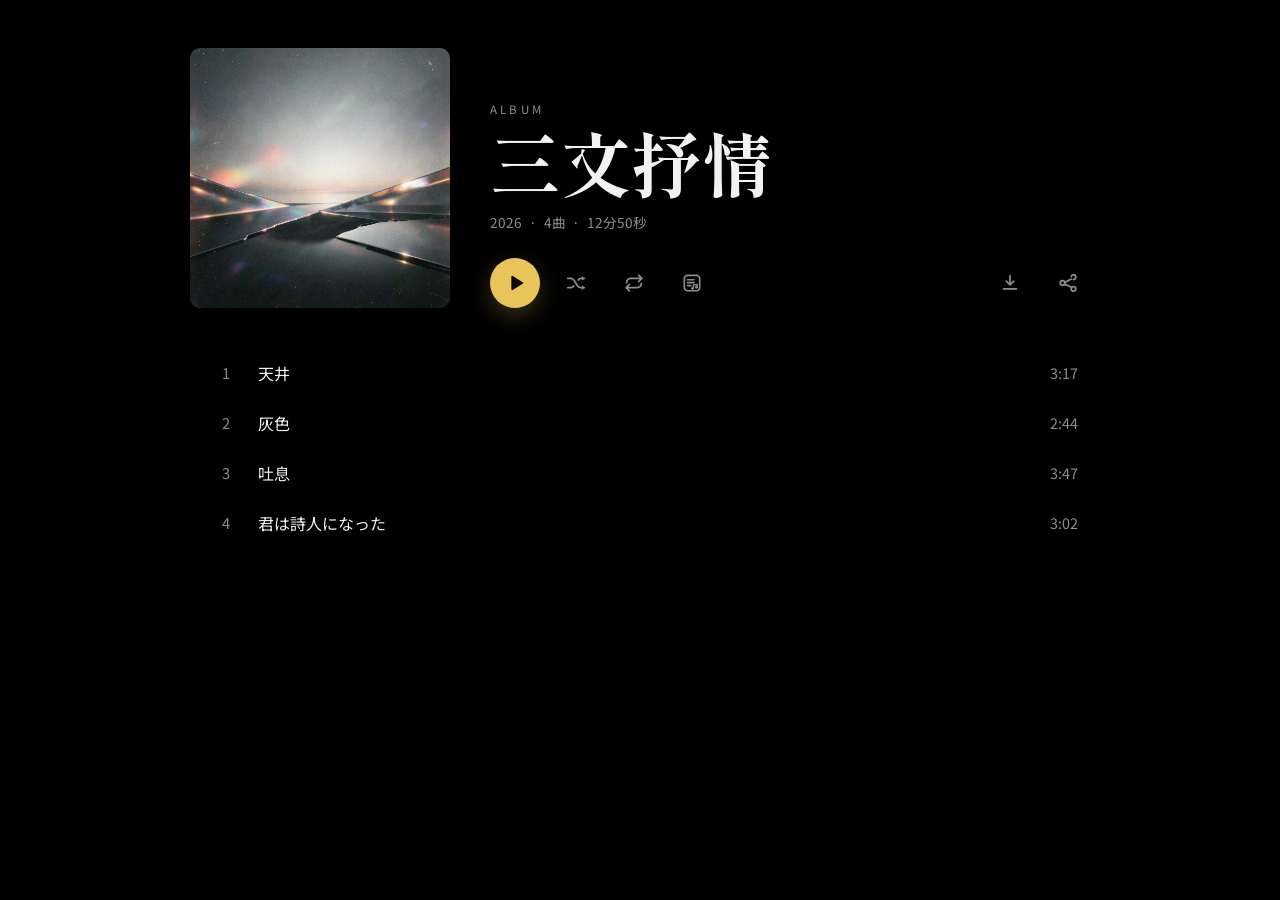
<file: drivel/index.html>
<!DOCTYPE html>
<html lang="ja">
<head>
<meta charset="utf-8">
<meta name="viewport" content="width=device-width, initial-scale=1, viewport-fit=cover">
<title>三文抒情</title>
<meta name="theme-color" content="#000000">
<meta name="description" content="三文抒情 — アルバムプレイヤー">
<!-- ファビコン（差し色の♪。app.js が design.txt の差し色で塗り直します） -->
<link rel="icon" id="favicon" href="data:image/svg+xml,%3Csvg%20xmlns%3D%22http%3A%2F%2Fwww.w3.org%2F2000%2Fsvg%22%20viewBox%3D%220%200%2032%2032%22%3E%3Cg%20fill%3D%22%23e8c45a%22%3E%3Cellipse%20cx%3D%2212%22%20cy%3D%2222%22%20rx%3D%227%22%20ry%3D%226%22%2F%3E%3Crect%20x%3D%2217.3%22%20y%3D%226%22%20width%3D%222.7%22%20height%3D%2216.4%22%20rx%3D%221.2%22%2F%3E%3Cpath%20d%3D%22M19%205.6c2.7.7%205%202.5%205%205.5%200%201-.25%201.9-.7%202.7.25-2.7-1.8-4.5-4.3-5.2z%22%2F%3E%3C%2Fg%3E%3C%2Fsvg%3E">
<!-- OGP（共有時のカード表示用。jacket をサムネに使う） -->
<meta property="og:type" content="music.album">
<meta property="og:title" content="三文抒情">
<meta property="og:site_name" content="三文抒情">
<meta property="og:description" content="">
<meta property="og:url" content="https://lemsound.github.io/album/drivel/">
<meta property="og:image" content="https://lemsound.github.io/album/drivel/jacket.jpeg">
<meta property="og:image:width" content="1200">
<meta property="og:image:height" content="1200">
<meta name="twitter:card" content="summary_large_image">
<meta name="twitter:title" content="三文抒情">
<meta name="twitter:description" content="">
<meta name="twitter:image" content="https://lemsound.github.io/album/drivel/jacket.jpeg">
<!-- 自己修復：古いキャッシュ等で画面が出ないとき、一度だけ掃除して再読み込み -->
<script>
(function(){
  window.addEventListener('load', function(){
    setTimeout(function(){
      var sc = document.getElementById('screen');
      var stuck = !sc || sc.hasAttribute('hidden');
      if(stuck && !sessionStorage.getItem('sj-healed')){
        sessionStorage.setItem('sj-healed','1');
        var done = function(){ location.reload(); };
        try{
          var jobs = [];
          if('serviceWorker' in navigator){
            jobs.push(navigator.serviceWorker.getRegistrations().then(function(rs){
              return Promise.all(rs.map(function(r){ return r.unregister(); }));
            }));
          }
          if(window.caches){
            jobs.push(caches.keys().then(function(ks){
              // 音源(sj-media-*)は残す。壊れがちな本体側だけ消して再ダウンロードを避ける
              return Promise.all(ks.filter(function(k){ return k.indexOf('sj-media') !== 0; })
                                   .map(function(k){ return caches.delete(k); }));
            }));
          }
          Promise.all(jobs).then(done, done);
        }catch(e){ done(); }
      }
    }, 4000);
  });
})();
</script>
<link rel="preconnect" href="https://fonts.googleapis.com">
<link rel="preconnect" href="https://fonts.gstatic.com" crossorigin>
<link rel="stylesheet" href="style.css">
</head>
<body>

<!-- アイコン定義（画面には出ません） -->
<svg width="0" height="0" style="position:absolute" aria-hidden="true">
  <symbol id="i-play" viewBox="0 0 24 24"><path fill="currentColor" d="M8 5.14v13.72c0 .79.87 1.27 1.54.84l10.79-6.86a1 1 0 0 0 0-1.69L9.54 4.3A1 1 0 0 0 8 5.14Z"/></symbol>
  <symbol id="i-pause" viewBox="0 0 24 24"><path fill="currentColor" d="M7 5h3.2v14H7zM13.8 5H17v14h-3.2z"/></symbol>
  <symbol id="i-prev" viewBox="0 0 24 24"><path fill="currentColor" d="M7 6h2v12H7zm10.5.2L9 11.4a.7.7 0 0 0 0 1.2l8.5 5.2a.7.7 0 0 0 1.06-.6V6.8a.7.7 0 0 0-1.06-.6Z"/></symbol>
  <symbol id="i-next" viewBox="0 0 24 24"><path fill="currentColor" d="M15 6h2v12h-2zM6.5 6.2 15 11.4a.7.7 0 0 1 0 1.2l-8.5 5.2A.7.7 0 0 1 5.44 17.2V6.8A.7.7 0 0 1 6.5 6.2Z"/></symbol>
  <symbol id="i-shuffle" viewBox="0 0 24 24"><path fill="none" stroke="currentColor" stroke-width="1.9" stroke-linecap="round" stroke-linejoin="round" d="M3 7h3.5c1.4 0 2.3.7 3.1 1.8l4.2 6.4c.8 1.1 1.7 1.8 3.1 1.8H21M3 17h3.5c1.4 0 2.3-.7 3.1-1.8M14.4 8.8C15.2 7.7 16.1 7 17.5 7H21"/><path fill="currentColor" d="m18.5 4.5 3 2.5-3 2.5zM18.5 14.5l3 2.5-3 2.5z"/></symbol>
  <symbol id="i-loop" viewBox="0 0 24 24"><path fill="none" stroke="currentColor" stroke-width="1.9" stroke-linecap="round" stroke-linejoin="round" d="M17 3.5 20.5 7 17 10.5M20.5 7H8.5A4.5 4.5 0 0 0 4 11.5M7 20.5 3.5 17 7 13.5M3.5 17h12A4.5 4.5 0 0 0 20 12.5"/></symbol>
  <symbol id="i-loop1" viewBox="0 0 24 24"><path fill="none" stroke="currentColor" stroke-width="1.9" stroke-linecap="round" stroke-linejoin="round" d="M17 3.5 20.5 7 17 10.5M20.5 7H8.5A4.5 4.5 0 0 0 4 11.5M7 20.5 3.5 17 7 13.5M3.5 17h12A4.5 4.5 0 0 0 20 12.5"/><text x="12" y="14.5" font-size="8" font-weight="700" text-anchor="middle" fill="currentColor" stroke="none">1</text></symbol>
  <symbol id="i-share" viewBox="0 0 24 24"><path fill="none" stroke="currentColor" stroke-width="1.9" stroke-linecap="round" stroke-linejoin="round" d="M18 8a2.5 2.5 0 1 0-2.45-3M6 14.5A2.5 2.5 0 1 0 6 9.5a2.5 2.5 0 0 0 0 5ZM18 21a2.5 2.5 0 1 0 0-5 2.5 2.5 0 0 0 0 5ZM8.2 11.3l7.6-3.6M8.2 13.2l7.6 3.5"/></symbol>
  <symbol id="i-download" viewBox="0 0 24 24"><path fill="none" stroke="currentColor" stroke-width="1.9" stroke-linecap="round" stroke-linejoin="round" d="M12 4v10m0 0 4-4m-4 4-4-4M5 18.5h14"/></symbol>
  <symbol id="i-muted" viewBox="0 0 24 24"><path fill="currentColor" d="M4 9v6h4l5 4V5L8 9H4z"/><path fill="none" stroke="currentColor" stroke-width="1.9" stroke-linecap="round" d="M16.5 9.5l5 5m0-5l-5 5"/></symbol>
  <symbol id="i-vol" viewBox="0 0 24 24"><path fill="currentColor" d="M4 9v6h4l5 4V5L8 9H4z"/><path fill="none" stroke="currentColor" stroke-width="1.7" stroke-linecap="round" d="M16.5 8.5a5 5 0 0 1 0 7"/></symbol>
  <symbol id="i-lyrics" viewBox="0 0 24 24"><rect x="3.6" y="3.6" width="16.8" height="16.8" rx="3.6" fill="none" stroke="currentColor" stroke-width="1.8"/><path d="M7.2 8.4h7M7.2 11.6h7M7.2 14.8h3.4" fill="none" stroke="currentColor" stroke-width="1.8" stroke-linecap="round"/><path d="M13.4 17.8v-3.3l4.2-1.05v3" fill="none" stroke="currentColor" stroke-width="1.5" stroke-linejoin="round" stroke-linecap="round"/><circle cx="12.5" cy="17.8" r="1.45" fill="currentColor"/><circle cx="16.7" cy="16.55" r="1.45" fill="currentColor"/></symbol>
</svg>

<div id="app">
  <div class="loading" id="loading">読み込み中…</div>

  <main class="screen" id="screen" hidden>
    <header class="album">
      <div class="album__art" id="art"></div>
      <div class="album__meta">
        <p class="album__eyebrow">Album</p>
        <h1 class="album__title" id="albumTitle"></h1>
        <p class="album__artist" id="albumArtist" hidden></p>
        <p class="album__stats">
          <span id="statYear" hidden></span>
          <span id="statCount"></span>
          <span id="statTotal"></span>
        </p>
        <div class="controls">
          <button class="btn btn--primary" id="playAll" aria-label="再生">
            <svg aria-hidden="true"><use href="#i-play"></use></svg>
          </button>
          <button class="btn btn--icon" id="shuffle" aria-pressed="false" aria-label="シャッフル" title="シャッフル">
            <svg aria-hidden="true"><use href="#i-shuffle"></use></svg>
          </button>
          <button class="btn btn--icon" id="loop" aria-label="ループ：オフ" title="ループ：オフ">
            <svg aria-hidden="true"><use href="#i-loop"></use></svg>
          </button>
          <button class="btn btn--icon" id="lyricsToggle" aria-label="歌詞" title="歌詞">
            <svg aria-hidden="true"><use href="#i-lyrics"></use></svg>
          </button>
          <button class="btn btn--icon controls__download" id="albumDownload" aria-label="アルバムをダウンロード" title="アルバムをダウンロード">
            <svg aria-hidden="true"><use href="#i-download"></use></svg>
          </button>
          <button class="btn btn--icon controls__share" id="share" aria-label="リンクを共有" title="リンクを共有">
            <svg aria-hidden="true"><use href="#i-share"></use></svg>
          </button>
        </div>
      </div>
    </header>

    <ol class="tracks" id="tracklist"></ol>
  </main>

  <!-- 歌詞パネル -->
  <section class="lyrics" id="lyrics" hidden aria-label="歌詞">
    <div class="lyrics__head">
      <span class="lyrics__title" id="lyricsTitle">歌詞</span>
      <button class="lyrics__close" id="lyricsClose">閉じる</button>
    </div>
    <div class="lyrics__body" id="lyricsBody"></div>
  </section>

  <!-- 下部プレイヤー -->
  <div class="player" id="player" hidden>
    <div class="player__inner">
      <div class="player__seek">
        <button class="track-dl" id="trackDownload" aria-label="この曲をダウンロード" title="この曲をダウンロード" hidden>
          <svg aria-hidden="true"><use href="#i-download"></use></svg>
        </button>
        <span class="time" id="cur">0:00</span>
        <input class="seek" id="seek" type="range" min="0" max="1000" value="0" step="1" aria-label="再生位置">
        <span class="time time--end" id="dur">0:00</span>
      </div>
      <div class="player__row">
        <div class="np" id="np">
          <img class="np__art" id="npArt" alt="" hidden>
          <div>
            <div class="np__title" id="npTitle"></div>
          </div>
        </div>
        <div class="transport">
          <button id="prev" aria-label="前の曲"><svg aria-hidden="true"><use href="#i-prev"></use></svg></button>
          <button class="transport__play" id="play" aria-label="再生"><svg aria-hidden="true"><use href="#i-play"></use></svg></button>
          <button id="next" aria-label="次の曲"><svg aria-hidden="true"><use href="#i-next"></use></svg></button>
        </div>
        <div class="player__right">
          <span class="vol-wrap">
            <button class="vol-ico" id="muteBtn" aria-label="ミュート" title="ミュート">
              <svg aria-hidden="true" viewBox="0 0 24 24"><use href="#i-vol"></use></svg>
            </button>
            <input class="vol" id="vol" type="range" min="0" max="1" step="0.01" value="1" aria-label="音量">
          </span>
        </div>
      </div>
    </div>
  </div>

  <div class="modal" id="modal" hidden>
    <div class="modal__card" role="dialog" aria-modal="true" aria-labelledby="modalTitle">
      <button class="modal__x" id="modalX" aria-label="閉じる"><svg aria-hidden="true" viewBox="0 0 24 24"><path fill="none" stroke="currentColor" stroke-width="2" stroke-linecap="round" d="M6 6l12 12M18 6 6 18"/></svg></button>
      <h2 class="modal__title" id="modalTitle"></h2>
      <div class="modal__body" id="modalBody"></div>
    </div>
  </div>

  <div class="toast" id="toast" hidden></div>
</div>

<audio id="audio" preload="metadata"></audio>
<script src="app.js"></script>
</body>
</html>
</file>
<file: drivel/style.css>
/* =========================================================
   三文抒情 — アルバムプレイヤー  style.css
   色とフォントは design.txt から JS が上書きします。
   下の :root の値は読み込み前の初期値（フォールバック）です。
   ========================================================= */

:root{
  --bg:#000000;
  --surface:#161616;
  --surface-2:#202022;
  --accent:#e8c45a;
  --text:#f2f2f2;
  --muted:#8c8c8c;

  --font-ui:"游ゴシック","Yu Gothic","YuGothic","Hiragino Kaku Gothic ProN",
            "Hiragino Sans","Noto Sans JP","Meiryo",sans-serif;
  --font-album:"Shippori Mincho","Hiragino Mincho ProN","游明朝","Yu Mincho",serif;
  --font-lyrics:"游明朝","Yu Mincho","YuMincho","Hiragino Mincho ProN","Noto Serif JP",serif;

  --bar-h:84px;          /* 下部プレイヤーの高さ */
  --maxw:980px;
}

*{box-sizing:border-box;}
html,body{margin:0;padding:0;}
body{
  background:var(--bg);
  color:var(--text);
  font-family:var(--font-ui);
  -webkit-font-smoothing:antialiased;
  text-rendering:optimizeLegibility;
  line-height:1.5;
  overflow-x:hidden;
}
img{display:block;max-width:100%;}
button{font-family:inherit;color:inherit;cursor:pointer;border:0;background:none;}
button:focus-visible,input:focus-visible,[tabindex]:focus-visible{
  outline:2px solid var(--accent);
  outline-offset:2px;
  border-radius:6px;
}

/* ---------- レイアウト土台 ---------- */
.screen{
  max-width:var(--maxw);
  margin:0 auto;
  padding:clamp(20px,4vw,48px) clamp(16px,4vw,40px);
  padding-bottom:calc(var(--bar-h) + 40px);   /* プレイヤーぶん空ける */
}

/* ---------- アルバムヘッダー ---------- */
.album{
  display:grid;
  grid-template-columns:minmax(0,260px) 1fr;
  gap:clamp(20px,4vw,40px);
  align-items:end;
  margin-bottom:clamp(24px,4vw,40px);
}
.album__art{
  aspect-ratio:1/1;
  border-radius:10px;
  overflow:hidden;
  background:var(--surface);
  box-shadow:0 24px 60px -24px rgba(0,0,0,.8);
}
.album__art img{width:100%;height:100%;object-fit:cover;}
.album__art--empty{display:flex;align-items:center;justify-content:center;color:var(--muted);}

.album__meta{min-width:0;}
.album__eyebrow{
  margin:0 0 .5em;
  font-size:.72rem;
  letter-spacing:.28em;
  color:var(--muted);
  text-transform:uppercase;
}
.album__title{
  font-family:var(--font-album);
  font-weight:700;
  /* design.txt の「アルバム名サイズ」で上書き。未指定なら下の控えめclamp */
  font-size:var(--album-title-size, clamp(2.3rem,6.5vw,4.4rem));
  line-height:1.06;
  letter-spacing:.01em;
  margin:0 0 .18em;
  word-break:break-word;
}
.album__artist{
  margin:.2em 0 0;
  font-size:1.05rem;
  font-weight:600;
  color:var(--text);
}
.album__stats{
  margin:.9em 0 0;
  font-size:.85rem;
  color:var(--muted);
  display:flex;flex-wrap:wrap;gap:.5em;align-items:center;
}
.album__stats span:not(:first-child)::before{
  content:"·";margin-right:.5em;color:var(--muted);
}

/* ---------- コントロール列 ---------- */
.controls{
  display:flex;align-items:center;gap:14px;
  margin-top:clamp(18px,3vw,26px);
}
.btn{
  display:inline-flex;align-items:center;justify-content:center;gap:.55em;
  transition:transform .12s ease,color .12s ease,background .12s ease,box-shadow .12s ease;
}
.btn svg{width:22px;height:22px;display:block;}
.btn--primary{
  width:50px;height:50px;border-radius:50%;
  background:var(--accent);
  color:#0c0c0c;
  /* 月明かりのにじみ */
  box-shadow:0 0 0 0 color-mix(in srgb,var(--accent) 55%,transparent),
             0 8px 30px -10px color-mix(in srgb,var(--accent) 70%,transparent);
}
.btn--primary:hover{transform:scale(1.05);}
.btn--primary svg{width:22px;height:22px;}
.btn--icon{
  width:44px;height:44px;border-radius:50%;
  color:var(--muted);
}
.btn--icon:hover{color:var(--text);background:var(--surface);}
.btn--text{
  height:44px;padding:0 16px;border-radius:999px;
  color:var(--muted);font-size:.86rem;letter-spacing:.04em;gap:.45em;
}
.btn--text svg{width:18px;height:18px;}
.btn--text:hover{color:var(--text);background:var(--surface);}
.btn--text.is-active{color:var(--accent);background:color-mix(in srgb,var(--accent) 14%,transparent);}
.btn--icon[aria-pressed="true"],
.btn--icon.is-active{color:var(--accent);}
.btn--icon[aria-pressed="true"]::after,
.btn--icon.is-active::after{
  content:"";position:absolute;width:4px;height:4px;border-radius:50%;
  background:var(--accent);margin-top:30px;
}
.btn--icon{position:relative;}
.controls__download{margin-left:auto;}
.controls__share{margin-left:0;}

/* ---------- トラックリスト ---------- */
.tracks{list-style:none;margin:0;padding:0;}
.track{
  display:grid;
  grid-template-columns:28px auto 1fr auto auto;
  align-items:center;
  gap:14px;
  padding:11px 12px;
  border-radius:8px;
  cursor:pointer;
  transition:background .12s ease;
}
.track:hover{background:var(--surface);}
.track.is-current{background:color-mix(in srgb,var(--surface) 80%,var(--accent) 6%);}
.track__index{
  color:var(--muted);font-size:.92rem;text-align:right;
  font-variant-numeric:tabular-nums;
}
.track.is-current .track__index{color:var(--accent);}
.track__art{width:38px;height:38px;border-radius:5px;object-fit:cover;background:var(--surface-2);}
.track__art--spacer{width:0;}                 /* 画像が無い曲は左に何も付けない */
.track__title{
  min-width:0;font-size:1rem;
  white-space:nowrap;overflow:hidden;text-overflow:ellipsis;
}
.track.is-current .track__title{color:var(--accent);}
.track__dur{color:var(--muted);font-size:.9rem;font-variant-numeric:tabular-nums;}
.track.is-empty{opacity:.45;}
.track__bars{display:inline-flex;gap:2px;align-items:flex-end;height:14px;margin-left:2px;}
.track__bars span{width:3px;background:var(--accent);border-radius:1px;animation:eq 1s ease-in-out infinite;}
.track__bars span:nth-child(2){animation-delay:.2s;}
.track__bars span:nth-child(3){animation-delay:.4s;}
@keyframes eq{0%,100%{height:4px;}50%{height:14px;}}
.track__pause{display:inline-flex;align-items:center;justify-content:center;color:var(--accent);}
.track__pause svg{width:13px;height:13px;}

/* ---------- 下部プレイヤー ---------- */
.player{
  position:fixed;left:0;right:0;bottom:0;z-index:50;
  background:color-mix(in srgb,var(--surface) 92%,#000);
  border-top:1px solid color-mix(in srgb,var(--text) 8%,transparent);
}
.player__inner{max-width:var(--maxw);margin:0 auto;padding:8px clamp(14px,4vw,28px) 10px;}
.player__seek{display:flex;align-items:center;gap:12px;}
.time{font-size:.72rem;color:var(--muted);min-width:38px;font-variant-numeric:tabular-nums;}
.time--end{text-align:right;}

/* シークバー（range を自前スタイル） */
.seek{
  -webkit-appearance:none;appearance:none;width:100%;height:22px;background:transparent;cursor:pointer;
  touch-action:none;   /* スマホで掴んだら横スクロールに取られない */
}
.seek::-webkit-slider-runnable-track{
  height:6px;border-radius:4px;
  background:linear-gradient(to right,var(--accent) var(--p,0%),
            color-mix(in srgb,var(--text) 24%,transparent) var(--p,0%));
}
.seek::-moz-range-track{height:6px;border-radius:4px;background:color-mix(in srgb,var(--text) 24%,transparent);}
.seek::-moz-range-progress{height:6px;border-radius:4px;background:var(--accent);}
.seek::-webkit-slider-thumb{
  -webkit-appearance:none;appearance:none;width:15px;height:15px;margin-top:-4.5px;
  border-radius:50%;background:#fff;border:2px solid var(--accent);
  box-shadow:0 1px 5px rgba(0,0,0,.45);
  transition:transform .1s ease;
}
.seek:hover::-webkit-slider-thumb,.seek:active::-webkit-slider-thumb{transform:scale(1.25);}
.seek::-moz-range-thumb{
  width:15px;height:15px;border:2px solid var(--accent);border-radius:50%;background:#fff;
  box-shadow:0 1px 5px rgba(0,0,0,.45);
}
.seek.is-seeking::-webkit-slider-thumb{transform:scale(1.25);}

.player__row{
  display:grid;grid-template-columns:1fr auto 1fr;align-items:center;gap:12px;margin-top:4px;
}
.np{display:flex;align-items:center;gap:12px;min-width:0;}
.np__art{width:46px;height:46px;border-radius:6px;object-fit:cover;background:var(--surface-2);flex:0 0 auto;}
.np__title{
  font-size:.95rem;min-width:0;
  white-space:nowrap;overflow:hidden;text-overflow:ellipsis;
}
.transport{display:flex;align-items:center;gap:10px;justify-self:center;}
.transport button{width:40px;height:40px;border-radius:50%;display:flex;align-items:center;justify-content:center;color:var(--text);}
.transport button:hover{background:var(--surface-2);}
.transport button svg{width:20px;height:20px;}
.transport__play{
  width:50px;height:50px;background:var(--accent);color:#0c0c0c;
  box-shadow:0 6px 24px -10px color-mix(in srgb,var(--accent) 80%,transparent);
}
.transport__play:hover{background:var(--accent);transform:scale(1.05);}
.transport__play svg{width:22px;height:22px;}
.player__right{display:flex;align-items:center;justify-content:flex-end;gap:10px;}
.vol-wrap{display:flex;align-items:center;gap:8px;}
.vol{
  -webkit-appearance:none;appearance:none;width:90px;height:18px;background:transparent;cursor:pointer;
}
.vol::-webkit-slider-runnable-track{
  height:4px;border-radius:3px;
  background:linear-gradient(to right,var(--accent) var(--vp,100%),
            color-mix(in srgb,var(--text) 22%,transparent) var(--vp,100%));
}
.vol::-moz-range-track{height:4px;border-radius:3px;background:color-mix(in srgb,var(--text) 22%,transparent);}
.vol::-moz-range-progress{height:4px;border-radius:3px;background:var(--accent);}
.vol::-webkit-slider-thumb{
  -webkit-appearance:none;appearance:none;width:12px;height:12px;margin-top:-4px;
  border-radius:50%;background:var(--accent);box-shadow:0 1px 4px rgba(0,0,0,.4);
}
.vol::-moz-range-thumb{width:12px;height:12px;border:0;border-radius:50%;background:var(--accent);}

/* ---------- ミュート（スピーカー）ボタン ---------- */
.vol-ico{
  width:32px;height:32px;display:inline-flex;align-items:center;justify-content:center;
  color:var(--muted);flex:0 0 auto;border-radius:8px;
}
.vol-ico svg{width:22px;height:22px;}
.vol-ico:hover{color:var(--text);background:var(--surface);}

/* ---------- ダウンロードボタン ---------- */
.controls__download{ /* PCコントロールのアルバムDL（btn--icon と同じ見た目） */ }
/* プレイヤー内（スマホ用・再生時間の左）。PCでは常に非表示 */
.track-dl{
  display:none;
  width:30px;height:30px;flex:0 0 auto;align-items:center;justify-content:center;
  color:var(--muted);border-radius:50%;
}
.track-dl svg{width:18px;height:18px;}
.track-dl:hover{color:var(--text);background:var(--surface);}
/* トラック行ホバー時のDL（PC） */
.track__dl{
  width:28px;height:28px;display:inline-flex;align-items:center;justify-content:center;
  color:var(--muted);border-radius:50%;opacity:0;transition:opacity .12s ease,color .12s ease,background .12s ease;
}
.track__dl svg{width:17px;height:17px;}
.track:hover .track__dl{opacity:1;}
.track__dl:hover{color:var(--accent);background:var(--surface);}

/* ---------- モーダル（共有・ダウンロード確認）---------- */
.modal{
  position:fixed;inset:0;z-index:70;
  background:rgba(0,0,0,.62);
  display:flex;align-items:center;justify-content:center;padding:24px;
  animation:fade .16s ease;
}
@keyframes fade{from{opacity:0;}to{opacity:1;}}
.modal__card{
  position:relative;width:min(440px,92vw);
  background:var(--surface);color:var(--text);
  border:1px solid color-mix(in srgb,var(--text) 12%,transparent);
  border-radius:16px;padding:26px 24px 24px;
  box-shadow:0 20px 60px -20px rgba(0,0,0,.8);
  font-family:var(--font-ui);
}
.modal__x{
  position:absolute;top:14px;right:14px;width:34px;height:34px;border-radius:50%;
  display:inline-flex;align-items:center;justify-content:center;color:var(--muted);
  background:color-mix(in srgb,var(--text) 7%,transparent);
}
.modal__x:hover{color:var(--text);background:color-mix(in srgb,var(--text) 14%,transparent);}
.modal__x svg{width:18px;height:18px;}
.modal__title{font-family:var(--font-ui);font-size:1.18rem;font-weight:700;margin:2px 36px 20px 2px;letter-spacing:.02em;}
.modal__body{font-family:var(--font-ui);}

.dl{display:flex;align-items:center;justify-content:space-between;gap:16px;flex-wrap:wrap;}
.dl--center{justify-content:center;}
.dl__name{font-size:.98rem;color:var(--text);word-break:break-all;}
.dl__btn{
  display:inline-flex;align-items:center;gap:8px;
  background:color-mix(in srgb,var(--text) 8%,transparent);
  color:var(--text);font-family:var(--font-ui);font-size:.92rem;font-weight:600;
  padding:11px 18px;border-radius:10px;border:1px solid color-mix(in srgb,var(--text) 14%,transparent);
  white-space:nowrap;
}
.dl__btn:hover{background:color-mix(in srgb,var(--accent) 18%,transparent);border-color:color-mix(in srgb,var(--accent) 40%,transparent);}
.dl__btn svg{width:18px;height:18px;}

.share{display:flex;flex-direction:column;gap:14px;align-items:center;}
.share__url{
  width:100%;
  font-size:.86rem;color:var(--muted);word-break:break-all;text-align:center;
  padding:11px 13px;border-radius:10px;background:var(--bg);
  border:1px solid color-mix(in srgb,var(--text) 10%,transparent);
}
.share .dl__btn{align-self:center;}

/* ---------- 歌詞パネル ---------- */
.lyrics{
  position:fixed;inset:0;z-index:40;
  background:var(--bg);
  display:flex;flex-direction:column;
  padding-bottom:var(--bar-h);
  animation:rise .28s ease;
}
@keyframes rise{from{opacity:0;transform:translateY(14px);}to{opacity:1;transform:none;}}
.lyrics__head{
  display:flex;align-items:center;justify-content:space-between;
  max-width:720px;width:100%;margin:0 auto;
  padding:clamp(18px,4vw,30px) clamp(18px,5vw,32px) 6px;
}
.lyrics__title{font-size:.82rem;letter-spacing:.18em;color:var(--muted);text-transform:uppercase;}
.lyrics__close{color:var(--muted);font-size:.82rem;padding:8px 12px;border-radius:999px;}
.lyrics__close:hover{color:var(--text);background:var(--surface);}
.lyrics__body{
  flex:1;overflow-y:auto;
  max-width:720px;width:100%;margin:0 auto;
  padding:8px clamp(18px,5vw,32px) 40px;
  /* 文字は左寄せのまま、ブロック自体を画面中央へ */
  text-align:center;
  /* スクロールバーは背景なし・グレーのバーだけ */
  scrollbar-width:thin;
  scrollbar-color:color-mix(in srgb,var(--muted) 70%,transparent) transparent;
}
.lyrics__body::-webkit-scrollbar{width:8px;}
.lyrics__body::-webkit-scrollbar-track{background:transparent;}
.lyrics__body::-webkit-scrollbar-thumb{
  background:color-mix(in srgb,var(--muted) 60%,transparent);
  border-radius:8px;border:2px solid transparent;background-clip:content-box;
}
.lyrics__body::-webkit-scrollbar-thumb:hover{background:var(--muted);background-clip:content-box;}
.lyrics__inner{
  display:inline-block;
  text-align:left;            /* 中身の文字は左揃え */
  font-family:var(--font-lyrics);
  font-size:var(--lyrics-size, clamp(1rem,1.05rem + .2vw,1.18rem));
  line-height:2.05;
  letter-spacing:.02em;
  color:color-mix(in srgb,var(--text) 92%,transparent);
}
.lyrics__inner p{margin:0;}
.lyrics__inner p.blank{height:1.1em;}
.lyrics__empty{color:var(--muted);font-family:var(--font-ui);}

/* ---------- トースト ---------- */
.toast{
  position:fixed;left:50%;bottom:calc(var(--bar-h) + 18px);transform:translateX(-50%);
  background:var(--surface-2);color:var(--text);
  padding:11px 18px;border-radius:10px;font-size:.85rem;z-index:60;
  box-shadow:0 12px 40px -12px rgba(0,0,0,.8);
  border:1px solid color-mix(in srgb,var(--text) 8%,transparent);
  animation:toast .2s ease;
}
@keyframes toast{from{opacity:0;transform:translate(-50%,8px);}to{opacity:1;transform:translateX(-50%);}}

/* ---------- 状態 ---------- */
[hidden]{display:none !important;}
.loading{display:flex;min-height:60vh;align-items:center;justify-content:center;color:var(--muted);}

/* ---------- スマホ ---------- */
@media (max-width:720px){
  :root{--bar-h:96px;}
  .screen{padding-bottom:calc(var(--bar-h) + 12px);}   /* リスト下の余白を詰める */
  .album{
    grid-template-columns:1fr;justify-items:center;text-align:center;gap:18px;
  }
  .album__art{width:min(70vw,300px);}
  .album__meta{width:100%;}
  .album__stats{justify-content:center;}
  .controls{justify-content:center;flex-wrap:wrap;gap:10px;}
  .controls__share{margin-left:0;}
  /* スマホだけ並び順: シャッフル・ループ・再生・歌詞・共有（PCはHTML順のまま） */
  #shuffle{order:1;}
  #loop{order:2;}
  #playAll{order:3;}
  #lyricsToggle{order:4;}
  #share{order:5;}
  /* 指定サイズが大きくても画面内に収まるよう上限をかける */
  .album__title{font-size:var(--album-title-size-m, var(--album-title-size, clamp(2.2rem,10vw,3.2rem)));}

  .player__inner{padding:6px clamp(14px,4vw,28px) 8px;}
  .player__row{grid-template-columns:1fr auto;grid-template-areas:"np transport";row-gap:2px;}
  .np{grid-area:np;}
  .transport{grid-area:transport;}
  .player__right{display:none;}        /* スマホは端末側の音量ボタンを使う */
  .np__art{width:40px;height:40px;}

  /* ダウンロードボタンの出し分け */
  .controls__download{display:none;}          /* スマホはアルバム一括DLなし */
  .track-dl{display:none;}                     /* プレイヤー内のDLは使わない */
  /* リスト行：再生中（is-current）の曲だけ、再生時間の左にDLを表示 */
  .track__dl{display:inline-flex;opacity:0;pointer-events:none;}
  .track:hover .track__dl{opacity:0;}          /* スマホはホバー表示しない */
  .track.is-current .track__dl{opacity:1;pointer-events:auto;}
}

@media (prefers-reduced-motion:reduce){
  *{animation:none !important;transition:none !important;}
}
</file>
